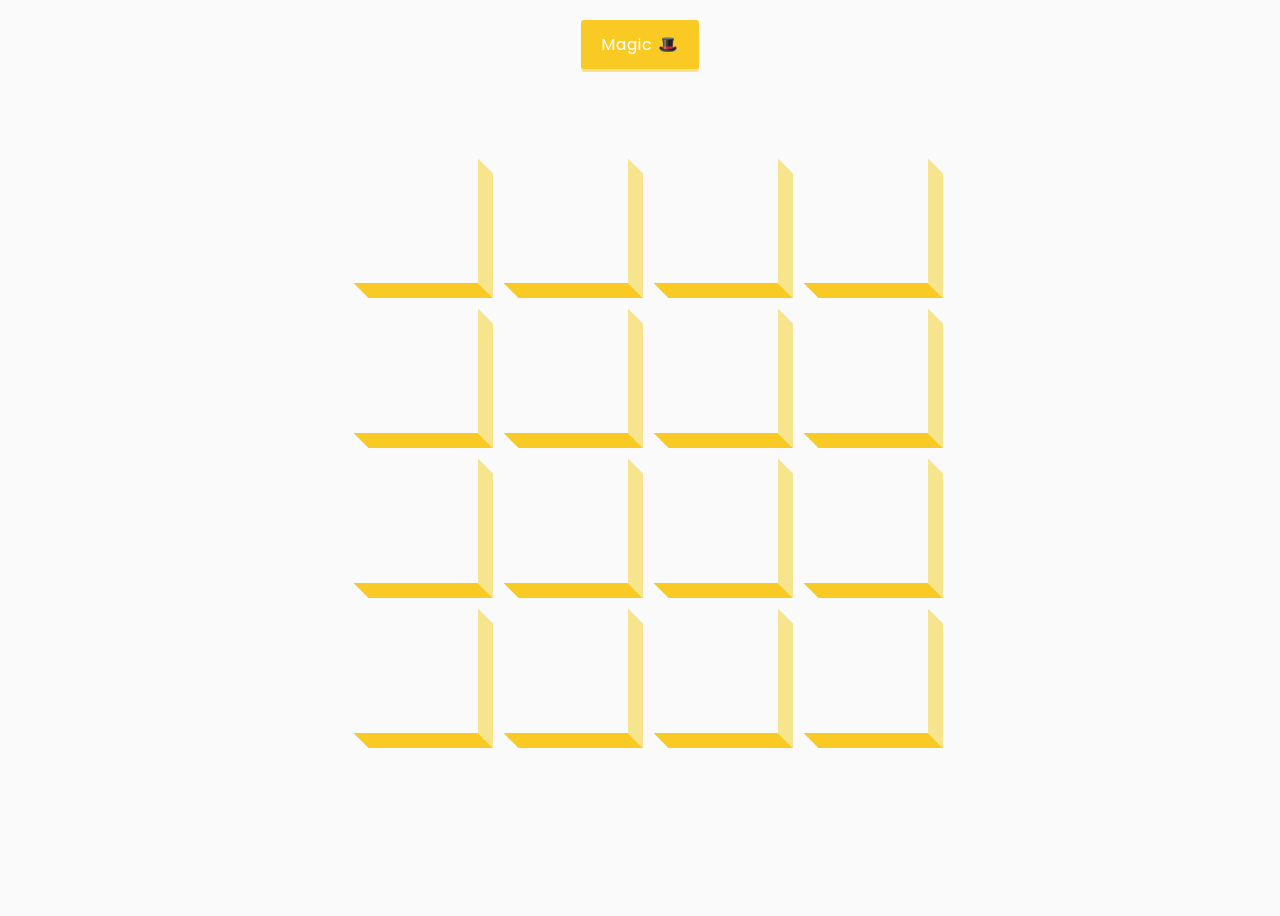
<file: 3d background box/index.html>
<!DOCTYPE html>
<html lang="en">
  <head>
    <meta charset="UTF-8" />
    <meta name="viewport" content="width=device-width, initial-scale=1.0" />
    <link
      rel="stylesheet"
      href="https://cdnjs.cloudflare.com/ajax/libs/font-awesome/5.14.0/css/all.min.css"
      integrity="sha512-1PKOgIY59xJ8Co8+NE6FZ+LOAZKjy+KY8iq0G4B3CyeY6wYHN3yt9PW0XpSriVlkMXe40PTKnXrLnZ9+fkDaog=="
      crossorigin="anonymous"
    />
    <link rel="stylesheet" href="style.css" />
    <title>3D Boxes Background</title>
  </head>
  <body>
    <button id="btn" class="magic">Magic 🎩</button>
    <div id="boxes" class="boxes big"></div>
    <script src="script.js"></script>
  </body>
</html>
</file>
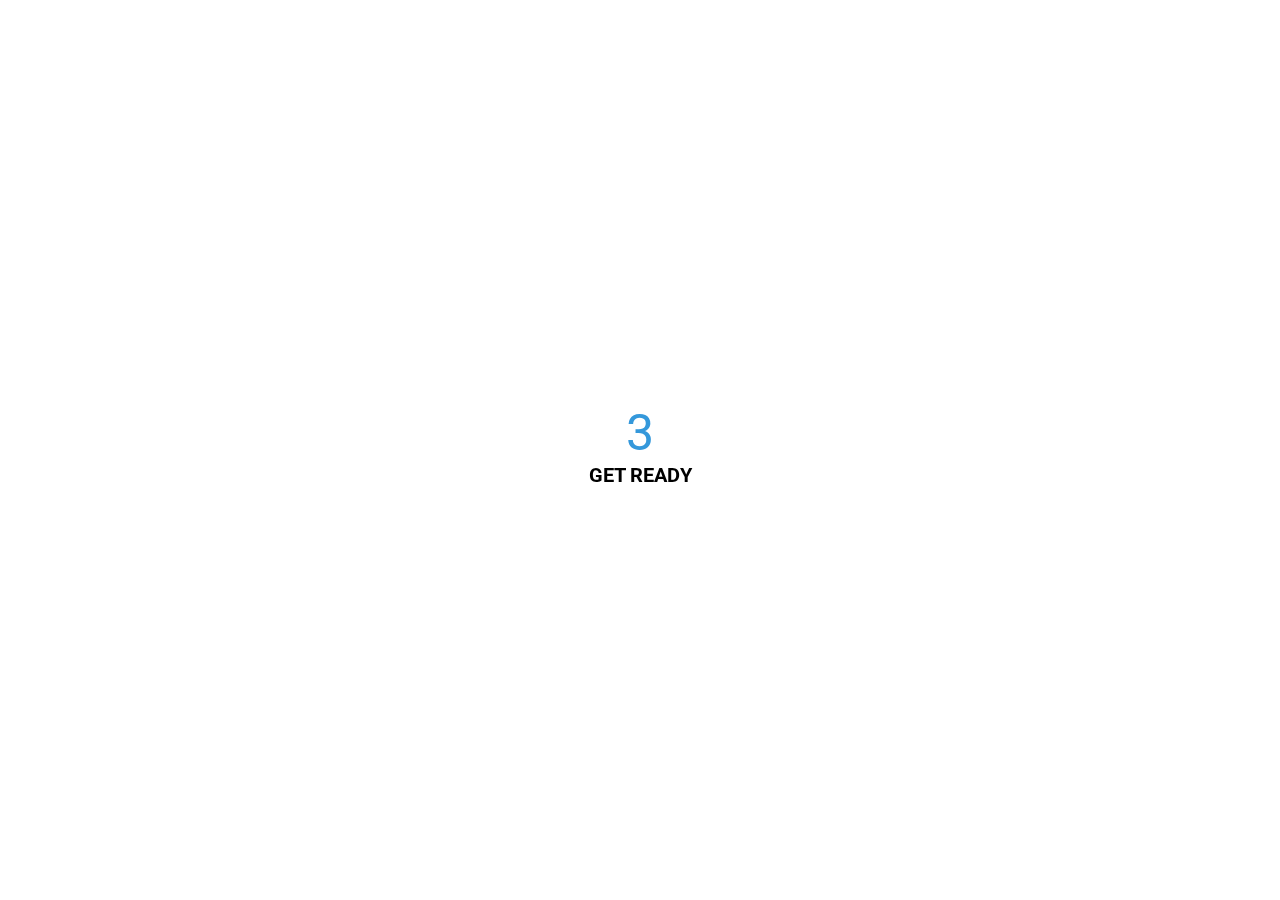
<file: animated countdown/index.html>
<!DOCTYPE html>
<html lang="en">
  <head>
    <meta charset="UTF-8" />
    <meta name="viewport" content="width=device-width, initial-scale=1.0" />
    <link rel="stylesheet" href="style.css" />
    <title>Animated Countdown</title>
  </head>
  <body>
    <div class="counter">
      <div class="nums">
        <span class="in">3</span>
        <span>2</span>
        <span>1</span>
        <span>0</span>
      </div>
      <h4>Get Ready</h4>
    </div>

    <div class="final">
      <h1>GO</h1>
      <button id="replay">
        <span>Replay</span>
      </button>
    </div>
    <script src="script.js"></script>
  </body>
</html>
</file>
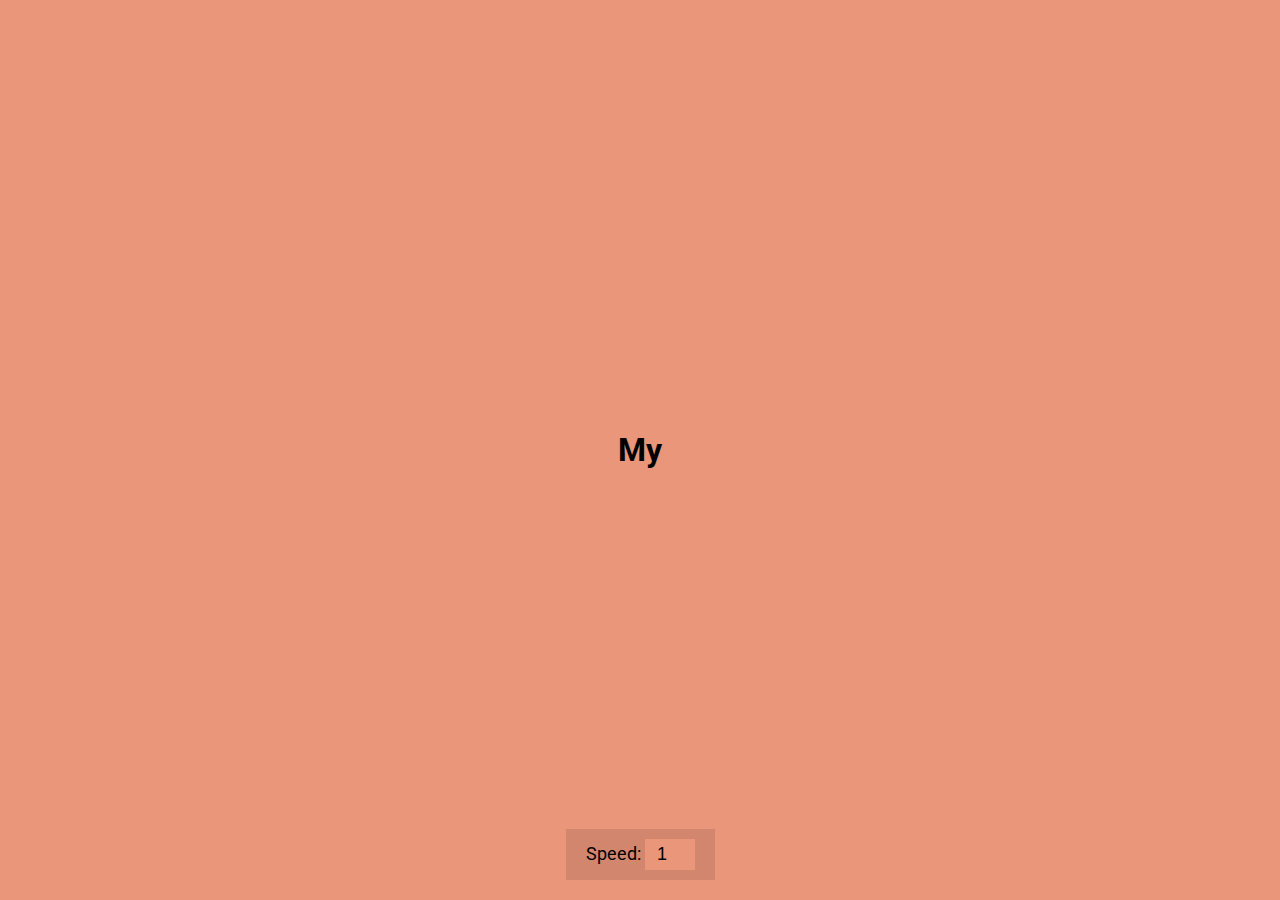
<file: auto text effect/index.html>
<!DOCTYPE html>
<html lang="en">
  <head>
    <meta charset="UTF-8" />
    <meta name="viewport" content="width=device-width, initial-scale=1.0" />
    <link rel="stylesheet" href="style.css" />
    <title>Auto Text Effect</title>
  </head>
  <body>
    <h1 id="text">Starting...</h1>

    <div>
      <label for="speed">Speed:</label>
      <input type="number" name="speed" id="speed" value="1" min="1" max="10" step="1">
    </div>

    <script src="script.js"></script>
  </body>
</html>
</file>
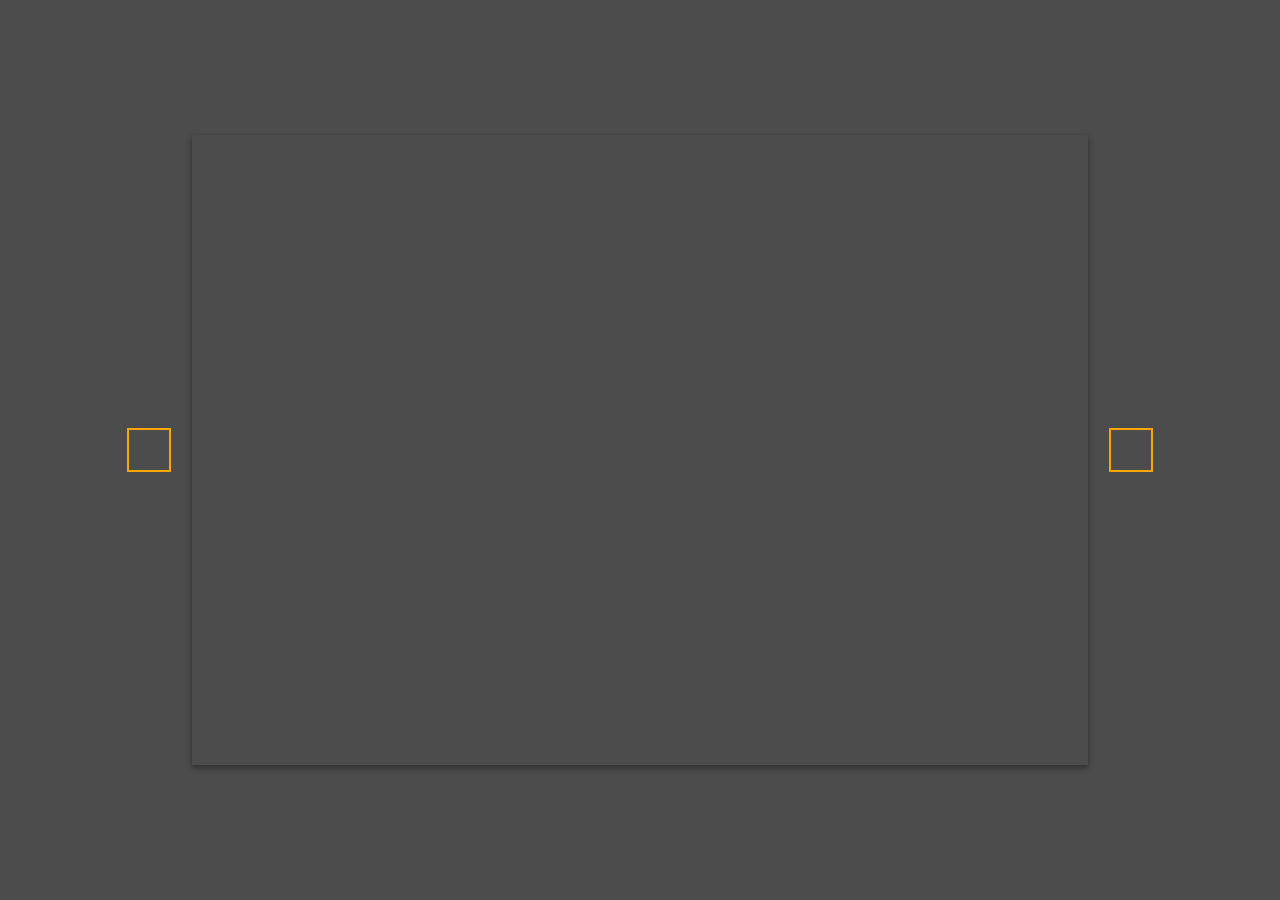
<file: background slidere/index.html>
<!DOCTYPE html>
<html lang="en">
  <head>
    <meta charset="UTF-8" />
    <meta name="viewport" content="width=device-width, initial-scale=1.0" />
    <link
      rel="stylesheet"
      href="https://cdnjs.cloudflare.com/ajax/libs/font-awesome/5.14.0/css/all.min.css"
      integrity="sha512-1PKOgIY59xJ8Co8+NE6FZ+LOAZKjy+KY8iq0G4B3CyeY6wYHN3yt9PW0XpSriVlkMXe40PTKnXrLnZ9+fkDaog=="
      crossorigin="anonymous"
    />
    <link rel="stylesheet" href="style.css" />
    <title>Background Slider</title>
  </head>
  <body>
    <div class="slider-container">
      <div
        class="slide active"
        style="
          background-image: url('https://images.unsplash.com/photo-1549880338-65ddcdfd017b?ixlib=rb-1.2.1&ixid=eyJhcHBfaWQiOjEyMDd9&auto=format&fit=crop&w=2100&q=80');
        "
      ></div>
      <div
        class="slide"
        style="
          background-image: url('https://images.unsplash.com/photo-1511593358241-7eea1f3c84e5?ixlib=rb-1.2.1&ixid=eyJhcHBfaWQiOjEyMDd9&auto=format&fit=crop&w=1934&q=80');
        "
      ></div>

      <div
        class="slide"
        style="
          background-image: url('https://images.unsplash.com/photo-1495467033336-2effd8753d51?ixlib=rb-1.2.1&ixid=eyJhcHBfaWQiOjEyMDd9&auto=format&fit=crop&w=2100&q=80');
        "
      ></div>

      <div
        class="slide"
        style="
          background-image: url('https://images.unsplash.com/photo-1522735338363-cc7313be0ae0?ixlib=rb-1.2.1&ixid=eyJhcHBfaWQiOjEyMDd9&auto=format&fit=crop&w=2689&q=80');
        "
      ></div>

      <div
        class="slide"
        style="
          background-image: url('https://images.unsplash.com/photo-1559087867-ce4c91325525?ixlib=rb-1.2.1&ixid=eyJhcHBfaWQiOjEyMDd9&auto=format&fit=crop&w=2100&q=80');
        "
      ></div>

      <button class="arrow left-arrow" id="left">
        <i class="fas fa-arrow-left"></i>
      </button>

      <button class="arrow right-arrow" id="right">
        <i class="fas fa-arrow-right"></i>
      </button>
    </div>
    <script src="script.js"></script>
  </body>
</html>
</file>
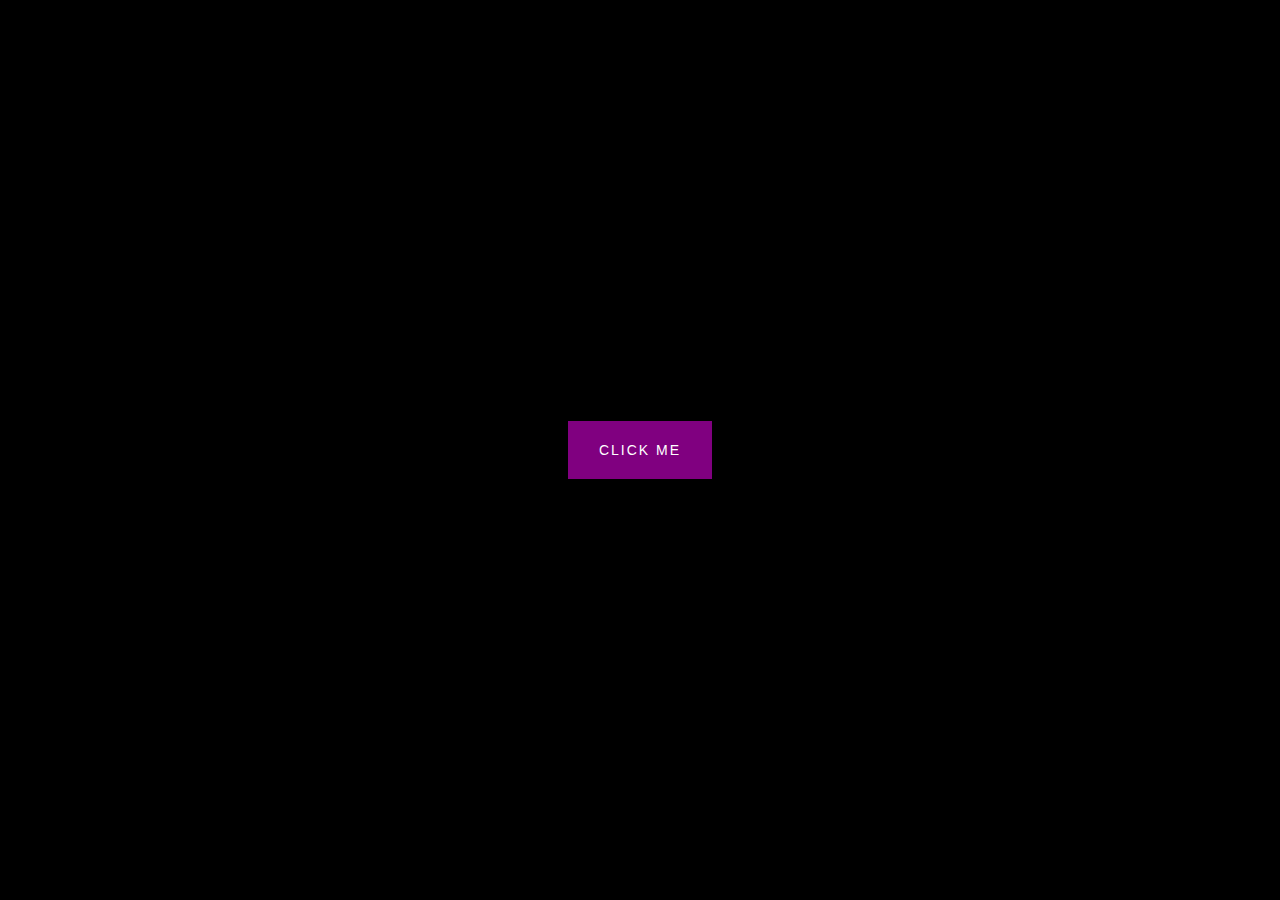
<file: btn riple effect/index.html>
<!DOCTYPE html>
<html lang="en">
  <head>
    <meta charset="UTF-8" />
    <meta name="viewport" content="width=device-width, initial-scale=1.0" />
    <link rel="stylesheet" href="style.css" />
    <title>Button Ripple Effect</title>
  </head>
  <body>
    <button class="ripple">Click Me</button>
    <script src="script.js"></script>
  </body>
</html>
</file>
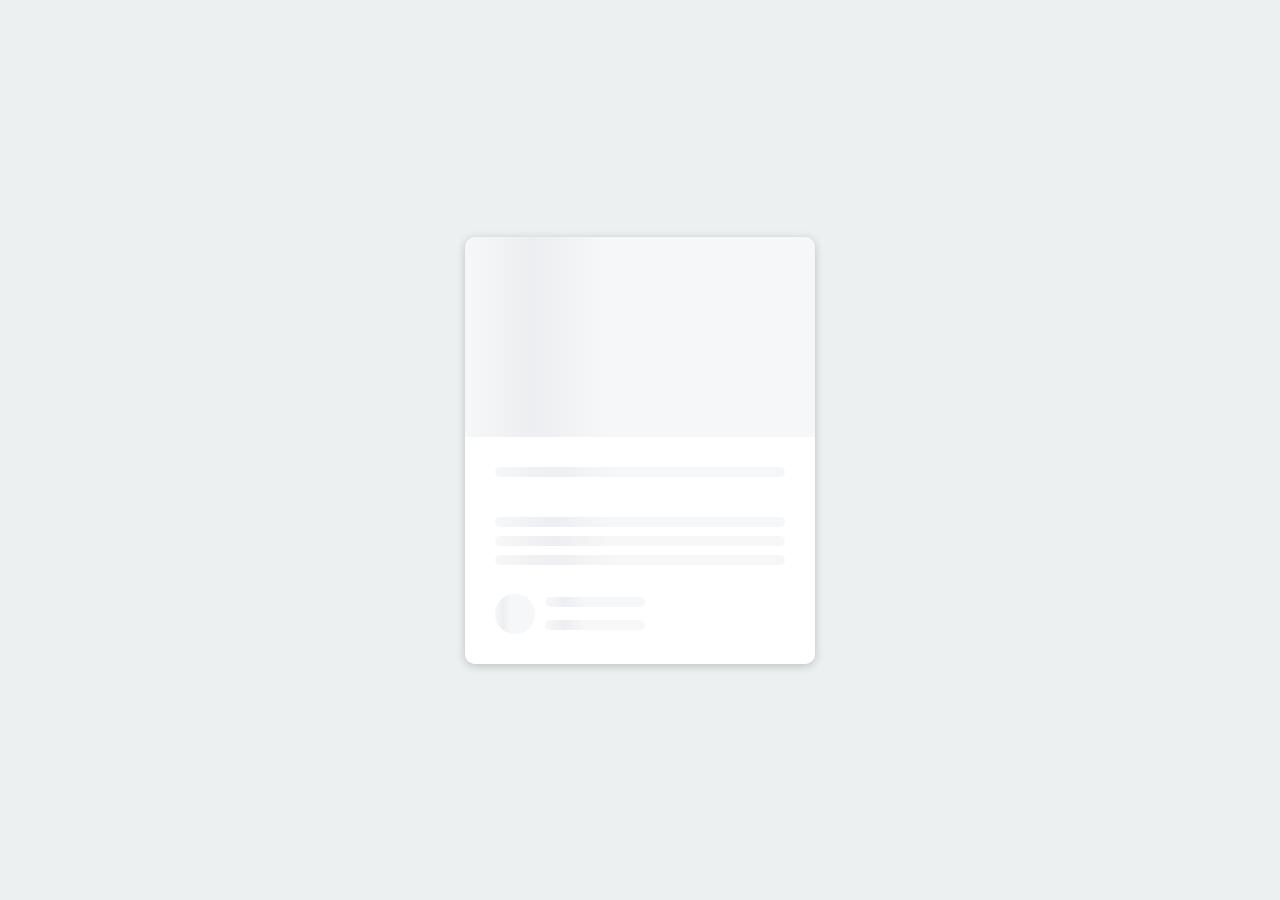
<file: content place holder/index.html>
<!DOCTYPE html>
<html lang="en">
  <head>
    <meta charset="UTF-8" />
    <meta name="viewport" content="width=device-width, initial-scale=1.0" />
    <link rel="stylesheet" href="style.css" />
    <title>Content Placeholder</title>
  </head>
  <body>
    <div class="card">
      <div class="card-header animated-bg" id="header">&nbsp;</div>

      <div class="card-content">
        <h3 class="card-title animated-bg animated-bg-text" id="title">
          &nbsp;
        </h3>
        <p class="card-excerpt" id="excerpt">
          &nbsp;
          <span class="animated-bg animated-bg-text">&nbsp;</span>
          <span class="animated-bg animated-bg-text">&nbsp;</span>
          <span class="animated-bg animated-bg-text">&nbsp;</span>
        </p>
        <div class="author">
          <div class="profile-img animated-bg" id="profile_img">&nbsp;</div>
          <div class="author-info">
            <strong class="animated-bg animated-bg-text" id="name"
              >&nbsp;</strong
            >
            <small class="animated-bg animated-bg-text" id="date">&nbsp;</small>
          </div>
        </div>
      </div>
    </div>

    <script src="script.js"></script>
  </body>
</html>
</file>
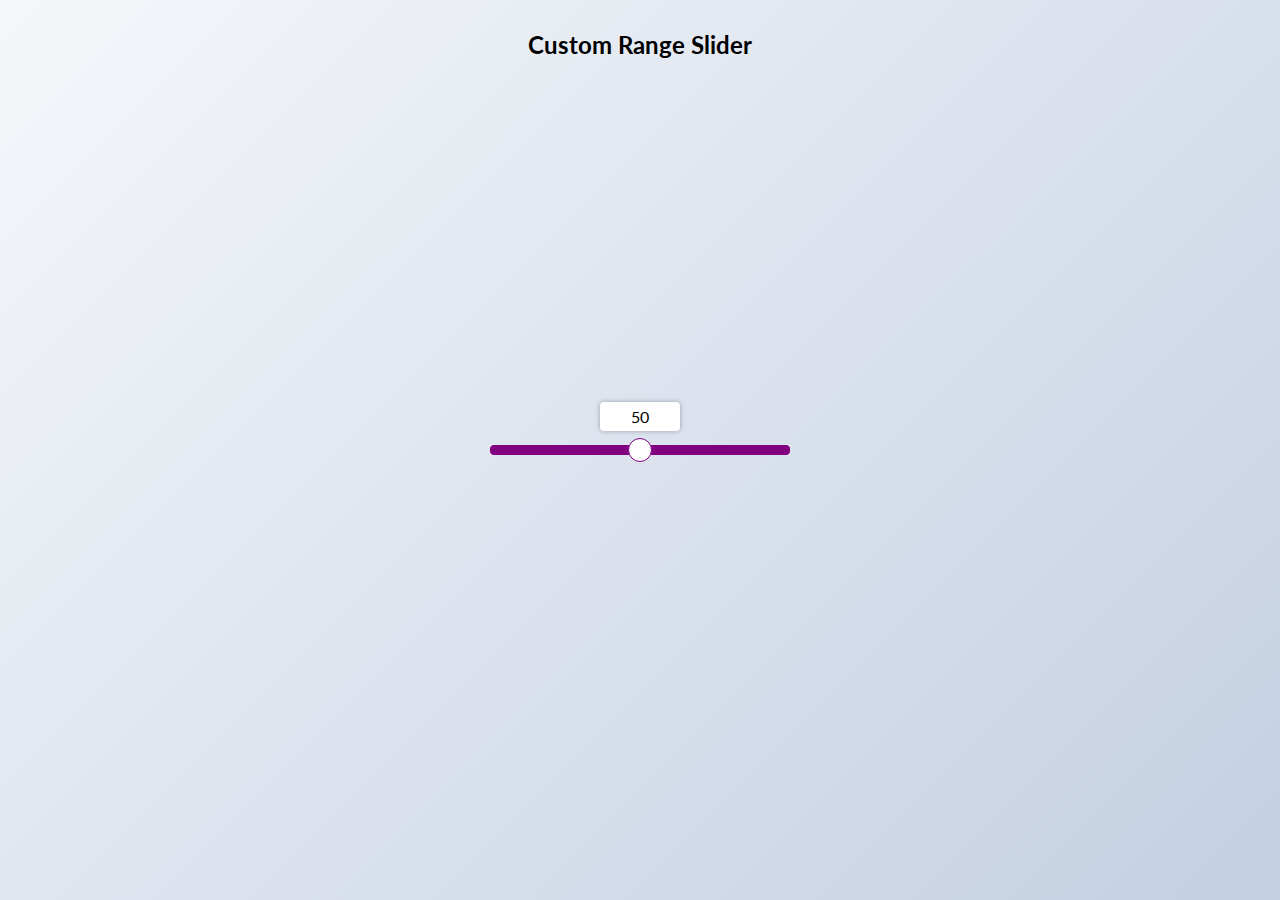
<file: custom range slider/index.html>
<!DOCTYPE html>
<html lang="en">
  <head>
    <meta charset="UTF-8" />
    <meta name="viewport" content="width=device-width, initial-scale=1.0" />
    <link rel="stylesheet" href="style.css" />
    <title>Custom Range Slider</title>
  </head>
  <body>
    <h2>Custom Range Slider</h2>
    <div class="range-container">
      <input type="range" id="range" min="0" max="100">
      <label for="range">50</label>
    </div>

    <script src="script.js"></script>
  </body>
</html>
</file>
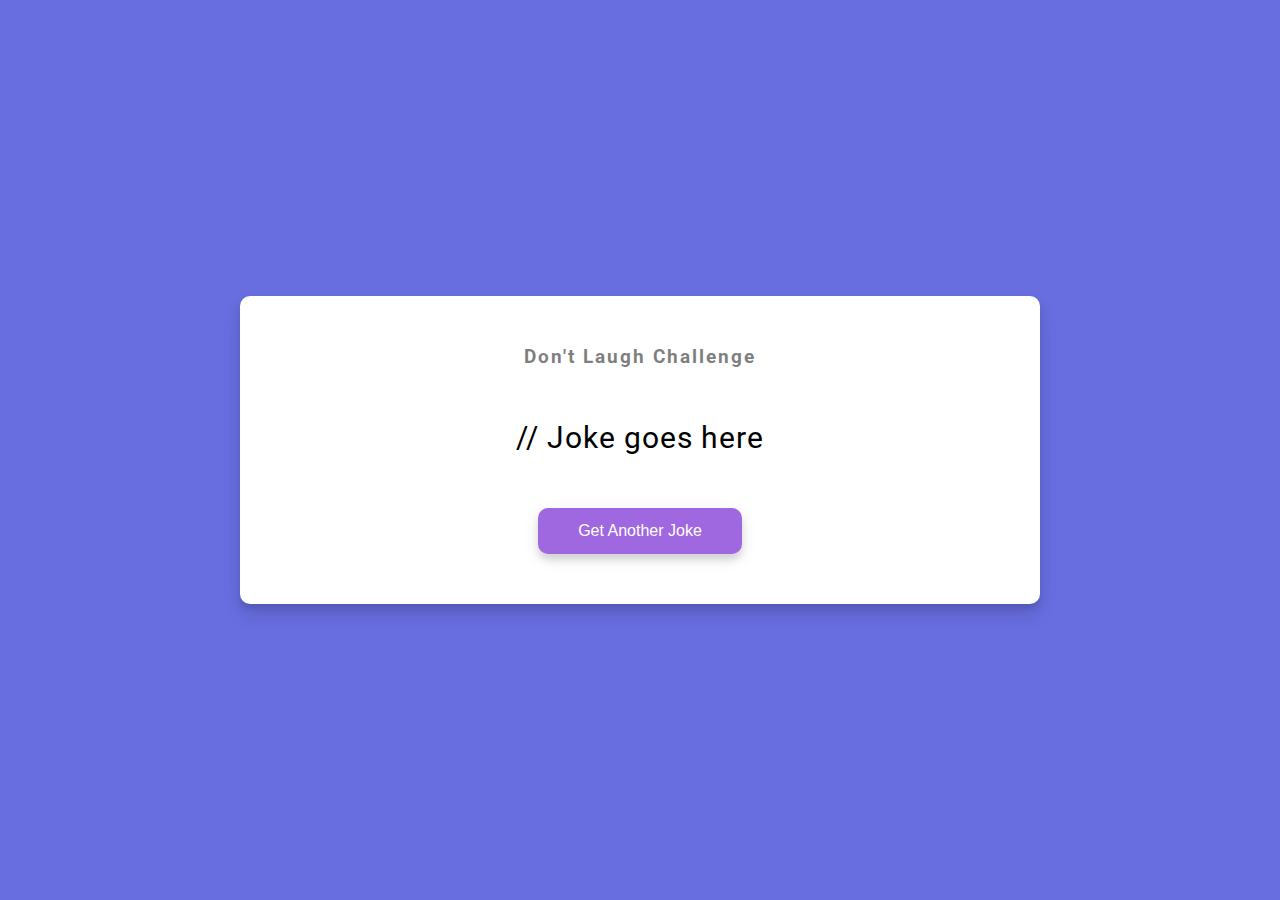
<file: dad joke/index.html>
<!DOCTYPE html>
<html lang="en">
  <head>
    <meta charset="UTF-8" />
    <meta name="viewport" content="width=device-width, initial-scale=1.0" />
    <link rel="stylesheet" href="style.css" />
    <title>Dad Jokes</title>
  </head>
  <body>
    <div class="container">
      <h3>Don't Laugh Challenge</h3>
      <div id="joke" class="joke">// Joke goes here</div>
      <button id="jokeBtn" class="btn">Get Another Joke</button>
    </div>
    <script src="script.js"></script>

    <!-- <script>
      async function generatjoke() {
        await fetch('https://icanhazdadjoke.com', {
          headers: {
            Accept: "application/json",
          },
        })
          .then((res) => res.json())
          .then((data) => console.log(data.joke))
          .catch((error) => {
            console.log(error);
          });
      }
      generatjoke();
    </script> -->
  </body>
</html>
</file>
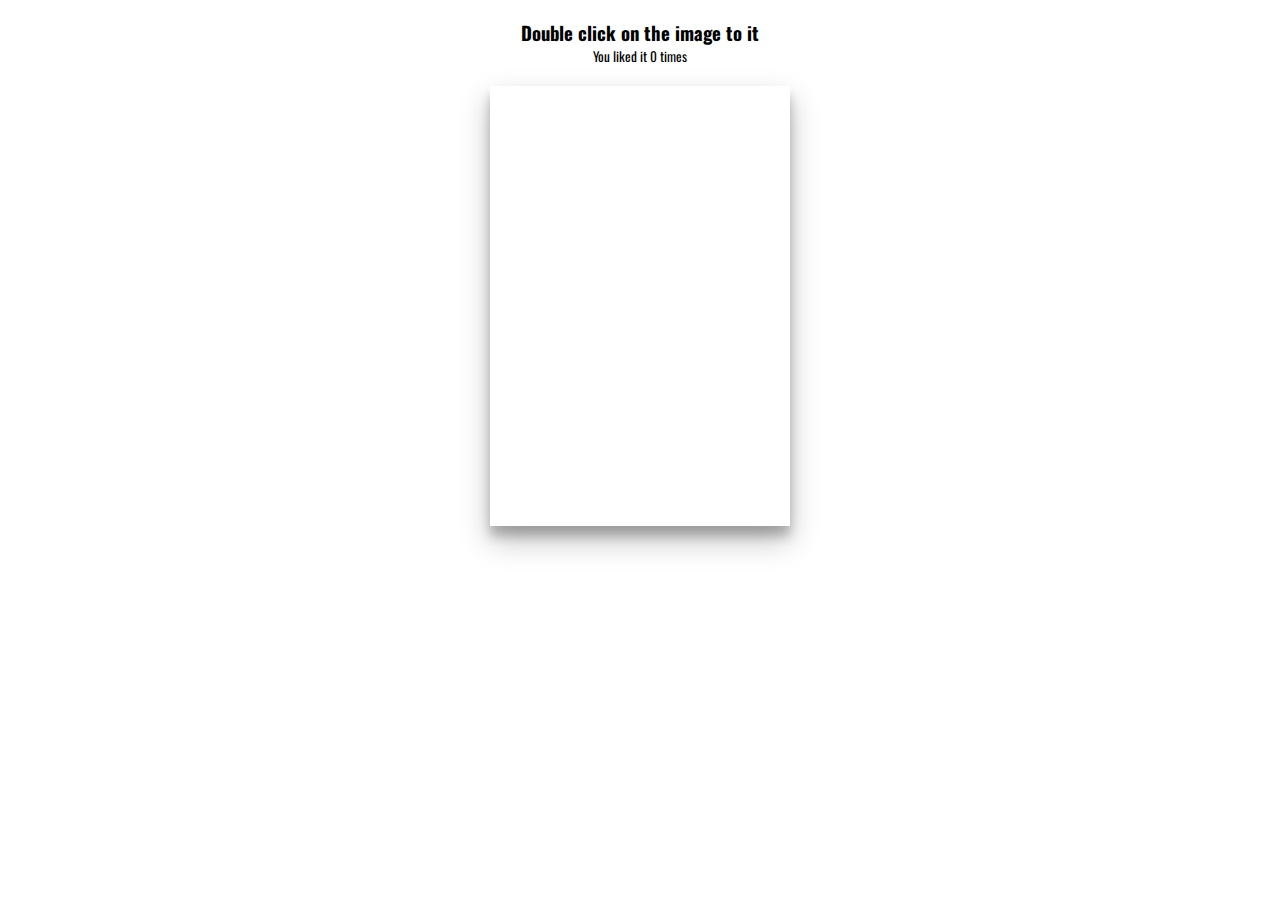
<file: double click heart/index.html>
<!DOCTYPE html>
<html lang="en">
  <head>
    <meta charset="UTF-8" />
    <meta name="viewport" content="width=device-width, initial-scale=1.0" />
    <link rel="stylesheet" href="https://cdnjs.cloudflare.com/ajax/libs/font-awesome/5.14.0/css/all.min.css" integrity="sha512-1PKOgIY59xJ8Co8+NE6FZ+LOAZKjy+KY8iq0G4B3CyeY6wYHN3yt9PW0XpSriVlkMXe40PTKnXrLnZ9+fkDaog==" crossorigin="anonymous" />
    <link rel="stylesheet" href="style.css" />
    <title>Double Click Heart</title>
  </head>
  <body>
    <h3>Double click on the image to <i class="fas fa-heart"></i> it</h3>
    <small>You liked it <span id="times">0</span> times</small>

    <div class="loveMe"></div>

    <script src="script.js"></script>
  </body>
</html>
</file>
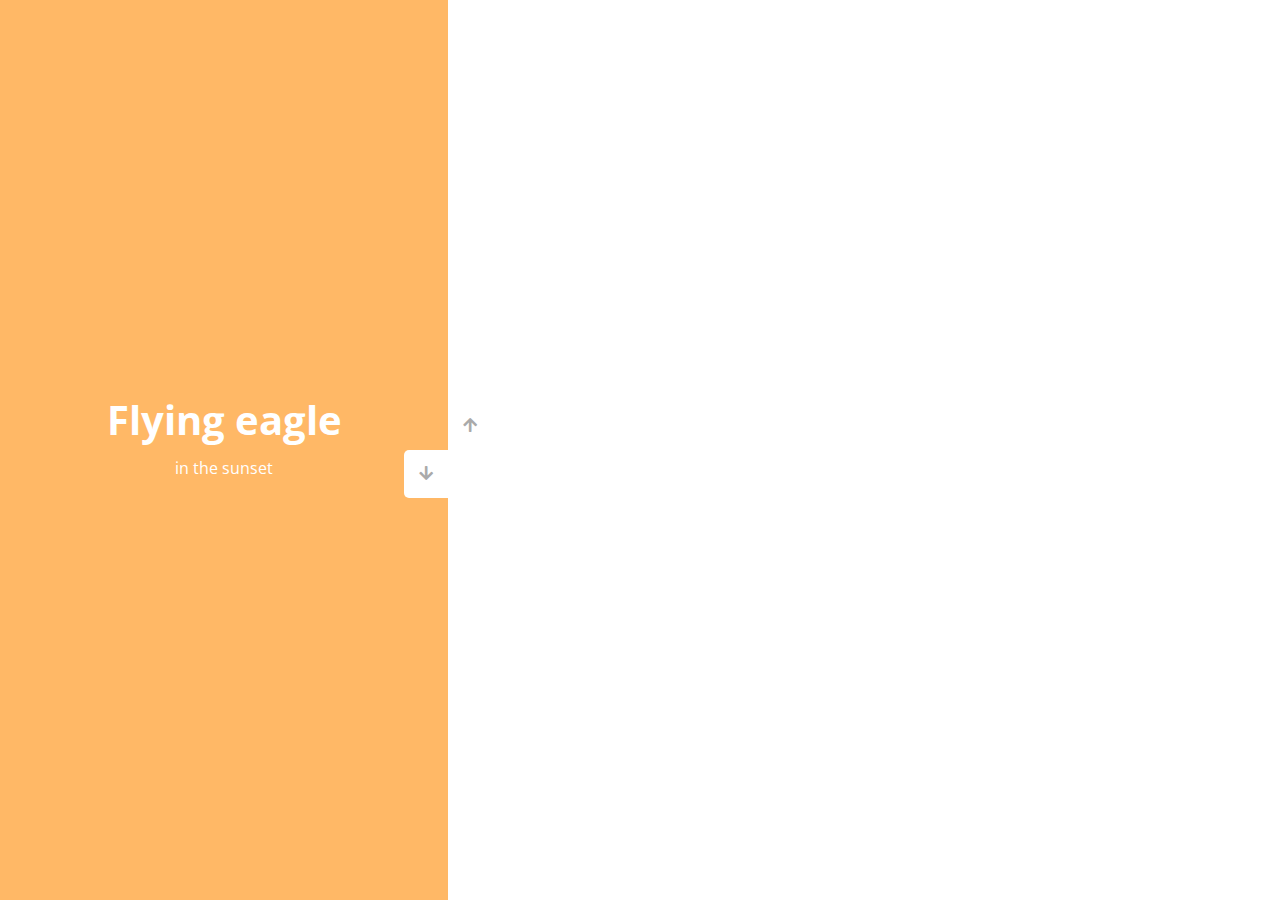
<file: double vertical slider/index.html>
<!DOCTYPE html>
<html lang="en">
  <head>
    <meta charset="UTF-8" />
    <meta name="viewport" content="width=device-width, initial-scale=1.0" />
    <link rel="stylesheet" href="https://cdnjs.cloudflare.com/ajax/libs/font-awesome/5.15.1/css/all.min.css" />
    <link rel="stylesheet" href="style.css" />
    <title>Vertical Slider</title>
  </head>
  <body>
    <div class="slider-container">
      <div class="left-slide">
        <div style="background-color: #FD3555">
          <h1>Nature flower</h1>
          <p>all in pink</p>
        </div>
        <div style="background-color: #2A86BA">
          <h1>Bluuue Sky</h1>
          <p>with it's mountains</p>
        </div>
        <div style="background-color: #252E33">
          <h1>Lonely castle</h1>
          <p>in the wilderness</p>
        </div>
        <div style="background-color: #FFB866">
          <h1>Flying eagle</h1>
          <p>in the sunset</p>
        </div>
      </div>
      <div class="right-slide">
        <div style="background-image: url('https://images.unsplash.com/photo-1508768787810-6adc1f613514?ixlib=rb-0.3.5&ixid=eyJhcHBfaWQiOjEyMDd9&s=e27f6661df21ed17ab5355b28af8df4e&auto=format&fit=crop&w=1350&q=80')"></div>
        <div style="background-image: url('https://images.unsplash.com/photo-1519981593452-666cf05569a9?ixlib=rb-0.3.5&ixid=eyJhcHBfaWQiOjEyMDd9&s=90ed8055f06493290dad8da9584a13f7&auto=format&fit=crop&w=715&q=80')"></div>
        <div style="background-image: url('https://images.unsplash.com/photo-1486899430790-61dbf6f6d98b?ixlib=rb-0.3.5&ixid=eyJhcHBfaWQiOjEyMDd9&s=8ecdee5d1b3ed78ff16053b0227874a2&auto=format&fit=crop&w=1002&q=80')"></div>
        <div style="background-image: url('https://images.unsplash.com/photo-1510942201312-84e7962f6dbb?ixlib=rb-0.3.5&ixid=eyJhcHBfaWQiOjEyMDd9&s=da4ca7a78004349f1b63f257e50e4360&auto=format&fit=crop&w=1050&q=80')"></div>
      </div>
      <div class="action-buttons">
        <button class="down-button">
          <i class="fas fa-arrow-down"></i>
        </button>
        <button class="up-button">
          <i class="fas fa-arrow-up"></i>
        </button>
      </div>
    </div>

    <script src="script.js"></script>
  </body>
</html>
</file>
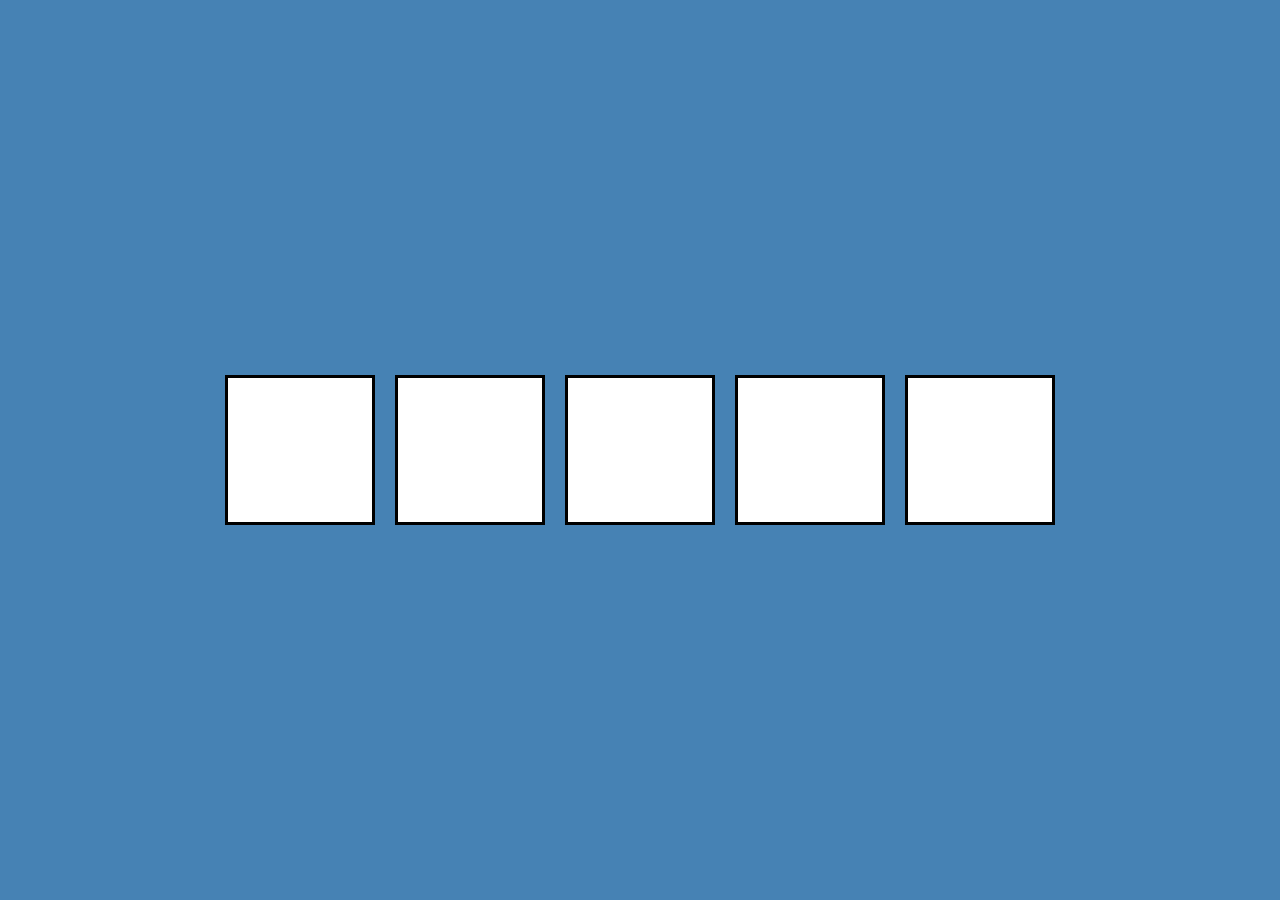
<file: drah n drop/index.html>
<!DOCTYPE html>
<html lang="en">
  <head>
    <meta charset="UTF-8" />
    <meta name="viewport" content="width=device-width, initial-scale=1.0" />
    <link rel="stylesheet" href="style.css" />
    <title>Drag N Drop</title>
  </head>
  <body>
    <div class="empty">
      <div class="fill" draggable="true"></div>
    </div>
    <div class="empty"></div>
    <div class="empty"></div>
    <div class="empty"></div>
    <div class="empty"></div>

    <script src="script.js"></script>
  </body>
</html>
</file>
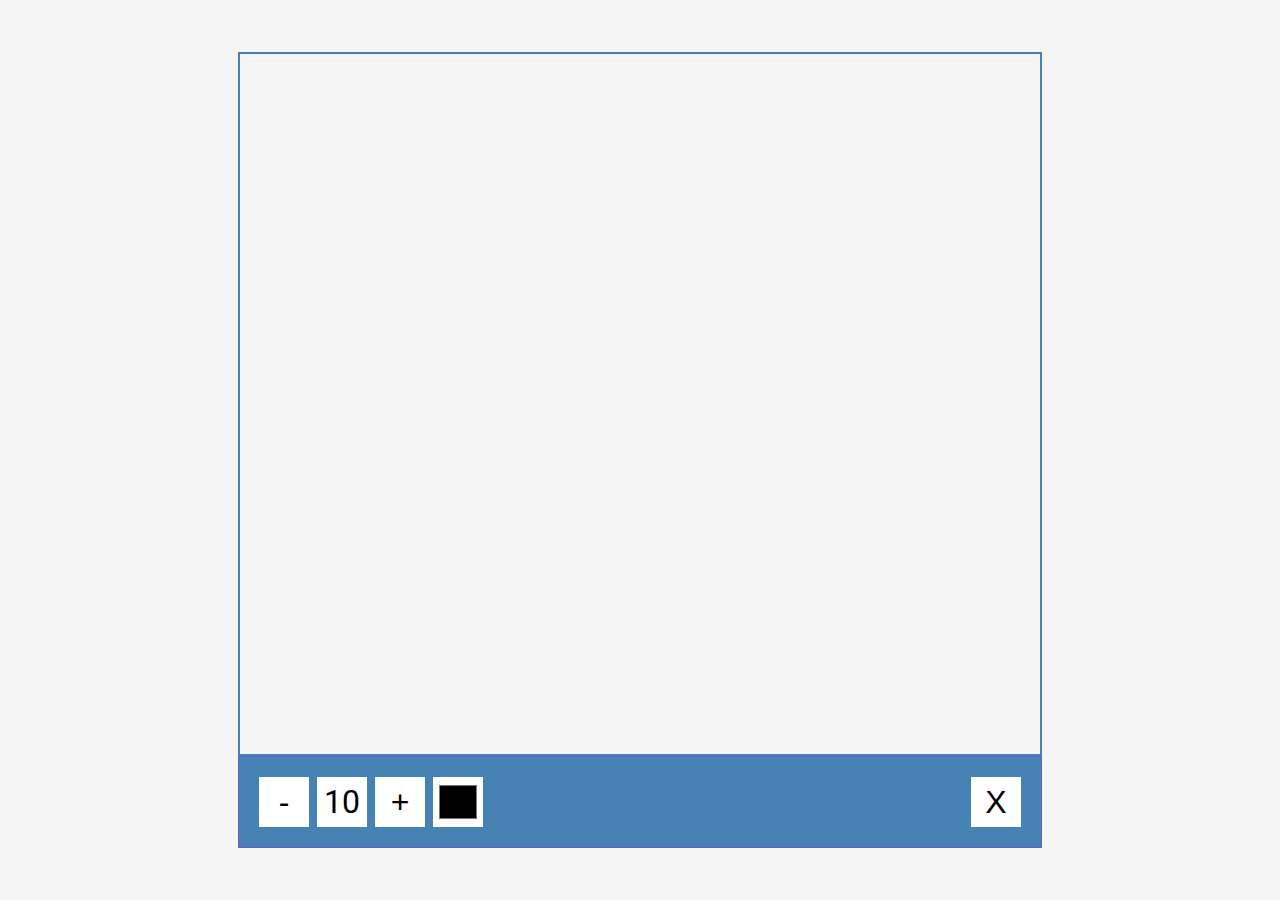
<file: drawing app/index.html>
<!DOCTYPE html>
<html lang="en">
  <head>
    <meta charset="UTF-8" />
    <meta name="viewport" content="width=device-width, initial-scale=1.0" />
    <link rel="stylesheet" href="style.css" />
    <title>Drawing App</title>
  </head>
  <body>
    <canvas id="canvas" width="800" height="700"></canvas>
    <div class="toolbox">
      <button id="decrease">-</button>
      <span id="size">10</span>
      <button id="increase">+</button>
      <input type="color" id="color">
      <button id="clear">X</button>
    </div>

    <script src="script.js"></script>
  </body>
</html>
</file>
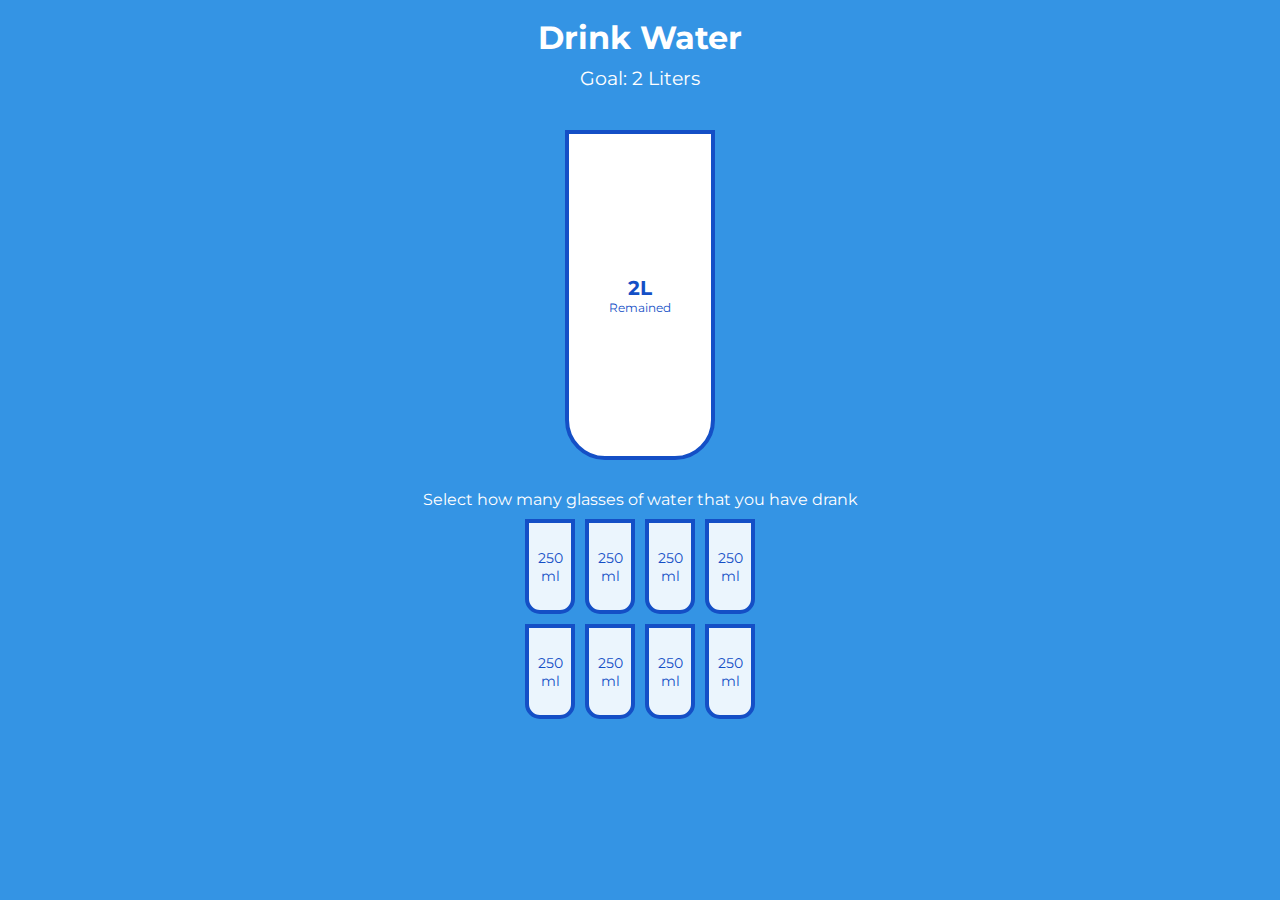
<file: drink water/index.html>
<!DOCTYPE html>
<html lang="en">
  <head>
    <meta charset="UTF-8" />
    <meta name="viewport" content="width=device-width, initial-scale=1.0" />
    <link rel="stylesheet" href="style.css" />
    <title>Drink Water</title>
  </head>
  <body>
    <h1>Drink Water</h1>
    <h3>Goal: 2 Liters</h3>

    <div class="cup">
      <div class="remained" id="remained">
        <span id="liters"></span>
        <small>Remained</small>
      </div>

      <div class="percentage" id="percentage"></div>
    </div>

    <p class="text">Select how many glasses of water that you have drank</p>

    <div class="cups">
      <div class="cup cup-small">250 ml</div>
      <div class="cup cup-small">250 ml</div>
      <div class="cup cup-small">250 ml</div>
      <div class="cup cup-small">250 ml</div>
      <div class="cup cup-small">250 ml</div>
      <div class="cup cup-small">250 ml</div>
      <div class="cup cup-small">250 ml</div>
      <div class="cup cup-small">250 ml</div>
    </div>

    <script src="script.js"></script>
  </body>
</html>
</file>
<file: 3d background box/style.css>
@import url('https://fonts.googleapis.com/css2?family=Roboto:wght@400;700&display=swap');
@import url('https://fonts.googleapis.com/css2?family=Poppins&display=swap');

* {
  box-sizing: border-box;
}

body {
  background-color: #fafafa;
  font-family: 'Roboto', sans-serif;
  display: flex;
  flex-direction: column;
  align-items: center;
  justify-content: center;
  height: 100vh;
  overflow: hidden;
}

.magic {
  background-color: #f9ca24;
  color: #fff;
  font-family: 'Poppins', sans-serif;
  border: 0;
  border-radius: 3px;
  font-size: 16px;
  padding: 12px 20px;
  cursor: pointer;
  position: fixed;
  top: 20px;
  letter-spacing: 1px;
  box-shadow: 0 3px rgba(249, 202, 36, 0.5);
  z-index: 100;
}

.magic:focus {
  outline: none;
}

.magic:active {
  box-shadow: none;
  transform: translateY(2px);
}

.boxes {
  display: flex;
  flex-wrap: wrap;
  justify-content: space-around;
  height: 500px;
  width: 500px;
  position: relative;
  transition: 0.4s ease;
}

.boxes.big {
  width: 600px;
  height: 600px;
}

.boxes.big .box {
  transform: rotateZ(360deg);
}

.box {
  background-image: url('https://media.giphy.com/media/EZqwsBSPlvSda/giphy.gif');
  background-repeat: no-repeat;
  background-size: 500px 500px;
  position: relative;
  height: 125px;
  width: 125px;
  transition: 0.4s ease;
}

.box::after {
  content: '';
  background-color: #f6e58d;
  position: absolute;
  top: 8px;
  right: -15px;
  height: 100%;
  width: 15px;
  transform: skewY(45deg);
}

.box::before {
  content: '';
  background-color: #f9ca24;
  position: absolute;
  bottom: -15px;
  left: 8px;
  height: 15px;
  width: 100%;
  transform: skewX(45deg);
}
</file>
<file: animated countdown/style.css>
@import url('https://fonts.googleapis.com/css2?family=Roboto:wght@400;700&display=swap');

* {
  box-sizing: border-box;
}

body {
  font-family: 'Roboto', sans-serif;
  margin: 0;
  height: 100vh;
  overflow: hidden;
}

h4 {
  font-size: 20px;
  margin: 5px;
  text-transform: uppercase;
}

.counter {
  position: fixed;
  top: 50%;
  left: 50%;
  transform: translate(-50%, -50%);
  text-align: center;
}

.counter.hide {
  transform: translate(-50%, -50%) scale(0);
  animation: hide 0.2s ease-out;
}

@keyframes hide {
  0% {
    transform: translate(-50%, -50%) scale(1);
  }

  100% {
    transform: translate(-50%, -50%) scale(0);
  }
}

.final {
  position: fixed;
  top: 50%;
  left: 50%;
  transform: translate(-50%, -50%) scale(0);
  text-align: center;
}

.final.show {
  transform: translate(-50%, -50%) scale(1);
  animation: show 0.2s ease-out;
}

@keyframes show {
  0% {
    transform: translate(-50%, -50%) scale(0);
  }

  30% {
    transform: translate(-50%, -50%) scale(1.4);
  }

  100% {
    transform: translate(-50%, -50%) scale(1);
  }
}

.nums {
  color: #3498db;
  font-size: 50px;
  position: relative;
  overflow: hidden;
  width: 250px;
  height: 50px;
}

.nums span {
  position: absolute;
  top: 50%;
  left: 50%;
  transform: translate(-50%, -50%) rotate(120deg);
  transform-origin: bottom center;
}

.nums span.in {
  transform: translate(-50%, -50%) rotate(0deg);
  animation: goIn 0.5s ease-in-out;
}

.nums span.out {
  animation: goOut 0.5s ease-in-out;
}

@keyframes goIn {
  0% {
    transform: translate(-50%, -50%) rotate(120deg);
  }

  30% {
    transform: translate(-50%, -50%) rotate(-20deg);
  }

  60% {
    transform: translate(-50%, -50%) rotate(10deg);
  }

  100% {
    transform: translate(-50%, -50%) rotate(0deg);
  }
}

@keyframes goOut {
  0% {
    transform: translate(-50%, -50%) rotate(0deg);
  }

  60% {
    transform: translate(-50%, -50%) rotate(20deg);
  }

  100% {
    transform: translate(-50%, -50%) rotate(-120deg);
  }
}

#replay{
  background-color: #3498db;
  border-radius: 3px;
  border: none;
  color: aliceblue;
  padding: 5px;
  text-align: center;
  display: inline-block;
  cursor: pointer;
  transition: all 0.3s;
}

#replay span{
  cursor: pointer;
  display: inline-block;
  position: relative;
  transition: 0.3s;
}

#replay span:after{
  content: '\00bb';
  position: absolute;
  opacity: 0;
  top: 0;
  right: -20px;
  transition: 0.5s;
}

#replay:hover span{
  padding-right: 25px;
}

#replay:hover span:after{
  opacity: 1;
  right: 0;
}
</file>
<file: auto text effect/style.css>
@import url('https://fonts.googleapis.com/css2?family=Roboto:wght@400;700&display=swap');

* {
  box-sizing: border-box;
}

body {
  background-color: darksalmon;
  font-family: 'Roboto', sans-serif;
  display: flex;
  flex-direction: column;
  align-items: center;
  justify-content: center;
  height: 100vh;
  overflow: hidden;
  margin: 0;
}

div {
  position: absolute;
  bottom: 20px;
  background: rgba(0, 0, 0, 0.1);
  padding: 10px 20px;
  font-size: 18px;
}

input {
  width: 50px;
  padding: 5px;
  font-size: 18px;
  background-color: darksalmon;
  border: none;
  text-align: center;
}

input:focus {
  outline: none;
}
</file>
<file: background slidere/style.css>
@import url('https://fonts.googleapis.com/css2?family=Roboto:wght@400;700&display=swap');

* {
  box-sizing: border-box;
}

body {
  font-family: 'Roboto', sans-serif;
  display: flex;
  flex-direction: column;
  align-items: center;
  justify-content: center;
  height: 100vh;
  overflow: hidden;
  margin: 0;
  background-position: center center;
  background-size: cover;
  transition: 0.4s;
}

body::before {
  content: '';
  position: absolute;
  top: 0;
  left: 0;
  width: 100%;
  height: 100vh;
  background-color: rgba(0, 0, 0, 0.7);
  z-index: -1;
}

.slider-container {
  box-shadow: 0 3px 6px rgba(0, 0, 0, 0.16), 0 3px 6px rgba(0, 0, 0, 0.23);
  height: 70vh;
  width: 70vw;
  position: relative;
  overflow: hidden;
}

.slide {
  opacity: 0;
  height: 100vh;
  width: 100vw;
  background-position: center center;
  background-size: cover;
  position: absolute;
  top: -15vh;
  left: -15vw;
  transition: 0.4s ease;
  z-index: 1;
}

.slide.active {
  opacity: 1;
}

.arrow {
  position: fixed;
  background-color: transparent;
  color: #fff;
  padding: 20px;
  font-size: 30px;
  border: 2px solid orange;
  top: 50%;
  transform: translateY(-50%);
  cursor: pointer;
}

.arrow:focus {
  outline: 0;
}

.left-arrow {
  left: calc(15vw - 65px);
}

.right-arrow {
  right: calc(15vw - 65px);
}
</file>
<file: btn riple effect/style.css>
@import url('https://fonts.googleapis.com/css2?family=Roboto:wght@400;700&display=swap');

* {
  box-sizing: border-box;
}

body {
  background-color: #000;
  font-family: 'Roboto', sans-serif;
  display: flex;
  flex-direction: column;
  align-items: center;
  justify-content: center;
  height: 100vh;
  overflow: hidden;
  margin: 0;
}

button {
  background-color: purple;
  color: #fff;
  border: 1px purple solid;
  font-size: 14px;
  text-transform: uppercase;
  letter-spacing: 2px;
  padding: 20px 30px;
  overflow: hidden;
  margin: 10px 0;
  position: relative;
  cursor: pointer;
}

button:focus {
  outline: none;
}

button .circle {
  position: absolute;
  background-color: #fff;
  width: 100px;
  height: 100px;
  border-radius: 50%;
  transform: translate(-50%, -50%) scale(0);
  animation: scale 0.5s ease-out;
}

@keyframes scale {
  to {
    transform: translate(-50%, -50%) scale(3);
    opacity: 0;
  }
}
</file>
<file: content place holder/style.css>
@import url('https://fonts.googleapis.com/css2?family=Roboto:wght@400;700&display=swap');

* {
  box-sizing: border-box;
}

body {
  background-color: #ecf0f1;
  font-family: 'Roboto', sans-serif;
  display: flex;
  align-items: center;
  justify-content: center;
  height: 100vh;
  overflow: hidden;
  margin: 0;
}

img {
  max-width: 100%;
}

.card {
  box-shadow: 0 2px 10px rgba(0, 0, 0, 0.2);
  border-radius: 10px;
  overflow: hidden;
  width: 350px;
}

.card-header {
  height: 200px;
}

.card-header img {
  object-fit: cover;
  height: 100%;
  width: 100%;
}

.card-content {
  background-color: #fff;
  padding: 30px;
}

.card-title {
  height: 20px;
  margin: 0;
}

.card-excerpt {
  color: #777;
  margin: 10px 0 20px;
}

.author {
  display: flex;
}

.profile-img {
  border-radius: 50%;
  overflow: hidden;
  height: 40px;
  width: 40px;
}

.author-info {
  display: flex;
  flex-direction: column;
  justify-content: space-around;
  margin-left: 10px;
  width: 100px;
}

.author-info small {
  color: #aaa;
  margin-top: 5px;
}

.animated-bg {
  background-image: linear-gradient(
    to right,
    #f6f7f8 0%,
    #edeef1 10%,
    #f6f7f8 20%,
    #f6f7f8 100%
  );
  background-size: 200% 100%;
  animation: bgPos 1s linear infinite;
}

.animated-bg-text {
  border-radius: 50px;
  display: inline-block;
  margin: 0;
  height: 10px;
  width: 100%;
}

@keyframes bgPos {
  0% {
    background-position: 50% 0;
  }

  100% {
    background-position: -150% 0;
  }
}
</file>
<file: custom range slider/style.css>
@import url('https://fonts.googleapis.com/css?family=Lato&display=swap');

* {
  box-sizing: border-box;
}

body {
  background-image: linear-gradient(135deg, #f5f7fa 0%, #c3cfe2 100%);
  font-family: 'Lato', sans-serif;
  display: flex;
  flex-direction: column;
  align-items: center;
  justify-content: center;
  height: 100vh;
  overflow: hidden;
  margin: 0;
}

h2 {
  position: absolute;
  top: 10px;
}

.range-container {
  position: relative;
}

input[type='range'] {
  width: 300px;
  margin: 18px 0;
  -webkit-appearance: none;
}

input[type='range']:focus {
  outline: none;
}

input[type='range'] + label {
  background-color: #fff;
  position: absolute;
  top: -25px;
  left: 110px;
  width: 80px;
  padding: 5px 0;
  text-align: center;
  border-radius: 4px;
  box-shadow: 0 0 5px rgba(0, 0, 0, 0.3);
}

/* Chrome & Safari */
input[type='range']::-webkit-slider-runnable-track {
  background: purple;
  border-radius: 4px;
  width: 100%;
  height: 10px;
  cursor: pointer;
}

input[type='range']::-webkit-slider-thumb {
  -webkit-appearance: none;
  height: 24px;
  width: 24px;
  background: #fff;
  border-radius: 50%;
  border: 1px solid purple;
  margin-top: -7px;
  cursor: pointer;
}

/* Firefox */
input[type='range']::-moz-range-track {
  background: purple;
  border-radius: 4px;
  width: 100%;
  height: 13px;
  cursor: pointer;
}

input[type='range']::-moz-range-thumb {
  -webkit-appearance: none;
  height: 24px;
  width: 24px;
  background: #fff;
  border-radius: 50%;
  border: 1px solid purple;
  margin-top: -7px;
  cursor: pointer;
}

/* IE */
input[type='range']::-ms-track {
  background: purple;
  border-radius: 4px;
  width: 100%;
  height: 13px;
  cursor: pointer;
}

input[type='range']::-ms-thumb {
  -webkit-appearance: none;
  height: 24px;
  width: 24px;
  background: #fff;
  border-radius: 50%;
  border: 1px solid purple;
  margin-top: -7px;
  cursor: pointer;
}
</file>
<file: dad joke/style.css>
@import url('https://fonts.googleapis.com/css2?family=Roboto:wght@400;700&display=swap');

* {
  box-sizing: border-box;
}

body {
  background-color: #686de0;
  font-family: 'Roboto', sans-serif;
  display: flex;
  flex-direction: column;
  align-items: center;
  justify-content: center;
  height: 100vh;
  overflow: hidden;
  margin: 0;
  padding: 20px;
}

.container {
  background-color: #fff;
  border-radius: 10px;
  box-shadow: 0 10px 20px rgba(0, 0, 0, 0.1), 0 6px 6px rgba(0, 0, 0, 0.1);
  padding: 50px 20px;
  text-align: center;
  max-width: 100%;
  width: 800px;
}

h3 {
  margin: 0;
  opacity: 0.5;
  letter-spacing: 2px;
}

.joke {
  font-size: 30px;
  letter-spacing: 1px;
  line-height: 40px;
  margin: 50px auto;
  max-width: 600px;
}

.btn {
  background-color: #9f68e0;
  color: #fff;
  border: 0;
  border-radius: 10px;
  box-shadow: 0 5px 15px rgba(0, 0, 0, 0.1), 0 6px 6px rgba(0, 0, 0, 0.1);
  padding: 14px 40px;
  font-size: 16px;
  cursor: pointer;
}

.btn:active {
  transform: scale(0.98);
}

.btn:focus {
  outline: 0;
}
</file>
<file: double click heart/style.css>
@import url('https://fonts.googleapis.com/css?family=Oswald');

* {
  box-sizing: border-box;
}

body {
  font-family: 'Oswald', sans-serif;
  text-align: center;
  overflow: hidden;
  margin: 0;
}

h3 {
  margin-bottom: 0;
  text-align: center;
}

small {
  display: block;
  margin-bottom: 20px;
  text-align: center;
}

.fa-heart {
  color: red;
}

.loveMe {
  height: 440px;
  width: 300px;
  background: url('https://images.unsplash.com/photo-1504215680853-026ed2a45def?ixlib=rb-1.2.1&ixid=eyJhcHBfaWQiOjEyMDd9&auto=format&fit=crop&w=334&q=80')
    no-repeat center center/cover;
  margin: auto;
  cursor: pointer;
  max-width: 100%;
  position: relative;
  box-shadow: 0 14px 28px rgba(0, 0, 0, 0.25), 0 10px 10px rgba(0, 0, 0, 0.22);
  overflow: hidden;
}

.loveMe .fa-heart {
  position: absolute;
  animation: grow 0.6s linear;
  transform: translate(-50%, -50%) scale(0);
}

@keyframes grow {
  to {
    transform: translate(-50%, -50%) scale(10);
    opacity: 0;
  }
}
</file>
<file: double vertical slider/style.css>
@import url('https://fonts.googleapis.com/css?family=Open+Sans');

* {
  box-sizing: border-box;
  margin: 0;
  padding: 0;
}

body {
  font-family: 'Open Sans', sans-serif;
  height: 100vh;
}

.slider-container {
  position: relative;
  overflow: hidden;
  width: 100vw;
  height: 100vh;
}

.left-slide {
  height: 100%;
  width: 35%;
  position: absolute;
  top: 0;
  left: 0;
  transition: transform 0.5s ease-in-out;
}

.left-slide > div {
  height: 100%;
  width: 100%;
  display: flex;
  flex-direction: column;
  align-items: center;
  justify-content: center;
  color: #fff;
}

.left-slide h1 {
  font-size: 40px;
  margin-bottom: 10px;
  margin-top: -30px;
}

.right-slide {
  height: 100%;
  position: absolute;
  top: 0;
  left: 35%;
  width: 65%;
  transition: transform 0.5s ease-in-out;
}

.right-slide > div {
  background-repeat: no-repeat;
  background-size: cover;
  background-position: center center;
  height: 100%;
  width: 100%;
}

button {
  background-color: #fff;
  border: none;
  color: #aaa;
  cursor: pointer;
  font-size: 16px;
  padding: 15px;
}

button:hover {
  color: #222;
}

button:focus {
  outline: none;
}

.slider-container .action-buttons button {
  position: absolute;
  left: 35%;
  top: 50%;
  z-index: 100;
}

.slider-container .action-buttons .down-button {
  transform: translateX(-100%);
  border-top-left-radius: 5px;
  border-bottom-left-radius: 5px;
}

.slider-container .action-buttons .up-button {
  transform: translateY(-100%);
  border-top-right-radius: 5px;
  border-bottom-right-radius: 5px;
}
</file>
<file: drah n drop/style.css>
* {
    box-sizing: border-box;
  }
  
  body {
    background-color: steelblue;
    display: flex;
    align-items: center;
    justify-content: center;
    height: 100vh;
    overflow: hidden;
    margin: 0;
  }
  
  .empty {
    height: 150px;
    width: 150px;
    margin: 10px;
    border: solid 3px black;
    background: white;
  }
  
  .fill {
    background-image: url('https://source.unsplash.com/random/150x150');
    height: 145px;
    width: 145px;
    cursor: pointer;
  }
  
  .hold {
    border: solid 5px #ccc;
  }
  
  .hovered {
    background-color: #333;
    border-color: white;
    border-style: dashed;
  }
  
  @media (max-width: 800px) {
    body {
      flex-direction: column;
    }
  }
</file>
<file: drawing app/style.css>
@import url('https://fonts.googleapis.com/css2?family=Roboto:wght@400;700&display=swap');

* {
  box-sizing: border-box;
}

body {
  background-color: #f5f5f5;
  font-family: 'Roboto', sans-serif;
  display: flex;
  flex-direction: column;
  align-items: center;
  justify-content: center;
  height: 100vh;
  margin: 0;
}

canvas {
  border: 2px solid steelblue;
}

.toolbox {
  background-color: steelblue;
  border: 1px solid slateblue;
  display: flex;
  width: 804px;
  padding: 1rem;
}

.toolbox > * {
  background-color: #fff;
  border: none;
  display: inline-flex;
  align-items: center;
  justify-content: center;
  font-size: 2rem;
  height: 50px;
  width: 50px;
  margin: 0.25rem;
  padding: 0.25rem;
  cursor: pointer;
}

.toolbox > *:last-child {
  margin-left: auto;
}
</file>
<file: drink water/style.css>
@import url('https://fonts.googleapis.com/css?family=Montserrat:400,600&display=swap');

:root {
  --border-color: #144fc6;
  --fill-color: #6ab3f8;
}

* {
  box-sizing: border-box;
}

body {
  background-color: #3494e4;
  color: #fff;
  font-family: 'Montserrat', sans-serif;
  display: flex;
  flex-direction: column;
  align-items: center;
  margin-bottom: 40px;
}

h1 {
  margin: 10px 0 0;
}

h3 {
  font-weight: 400;
  margin: 10px 0;
}

.cup {
  background-color: #fff;
  border: 4px solid var(--border-color);
  color: var(--border-color);
  border-radius: 0 0 40px 40px;
  height: 330px;
  width: 150px;
  margin: 30px 0;
  display: flex;
  flex-direction: column;
  overflow: hidden;
}

.cup.cup-small {
  height: 95px;
  width: 50px;
  border-radius: 0 0 15px 15px;
  background-color: rgba(255, 255, 255, 0.9);
  cursor: pointer;
  font-size: 14px;
  align-items: center;
  justify-content: center;
  text-align: center;
  margin: 5px;
  transition: 0.3s ease;
}

.cup.cup-small.full {
  background-color: var(--fill-color);
  color: #fff;
}

.cups {
  display: flex;
  flex-wrap: wrap;
  align-items: center;
  justify-content: center;
  width: 280px;
}

.remained {
  display: flex;
  flex-direction: column;
  align-items: center;
  justify-content: center;
  text-align: center;
  flex: 1;
  transition: 0.3s ease;
}

.remained span {
  font-size: 20px;
  font-weight: bold;
}

.remained small {
  font-size: 12px;
}

.percentage {
  background-color: var(--fill-color);
  display: flex;
  align-items: center;
  justify-content: center;
  font-weight: bold;
  font-size: 30px;
  height: 0;
  transition: 0.3s ease;
}

.text {
  text-align: center;
  margin: 0 0 5px;
}
</file>
